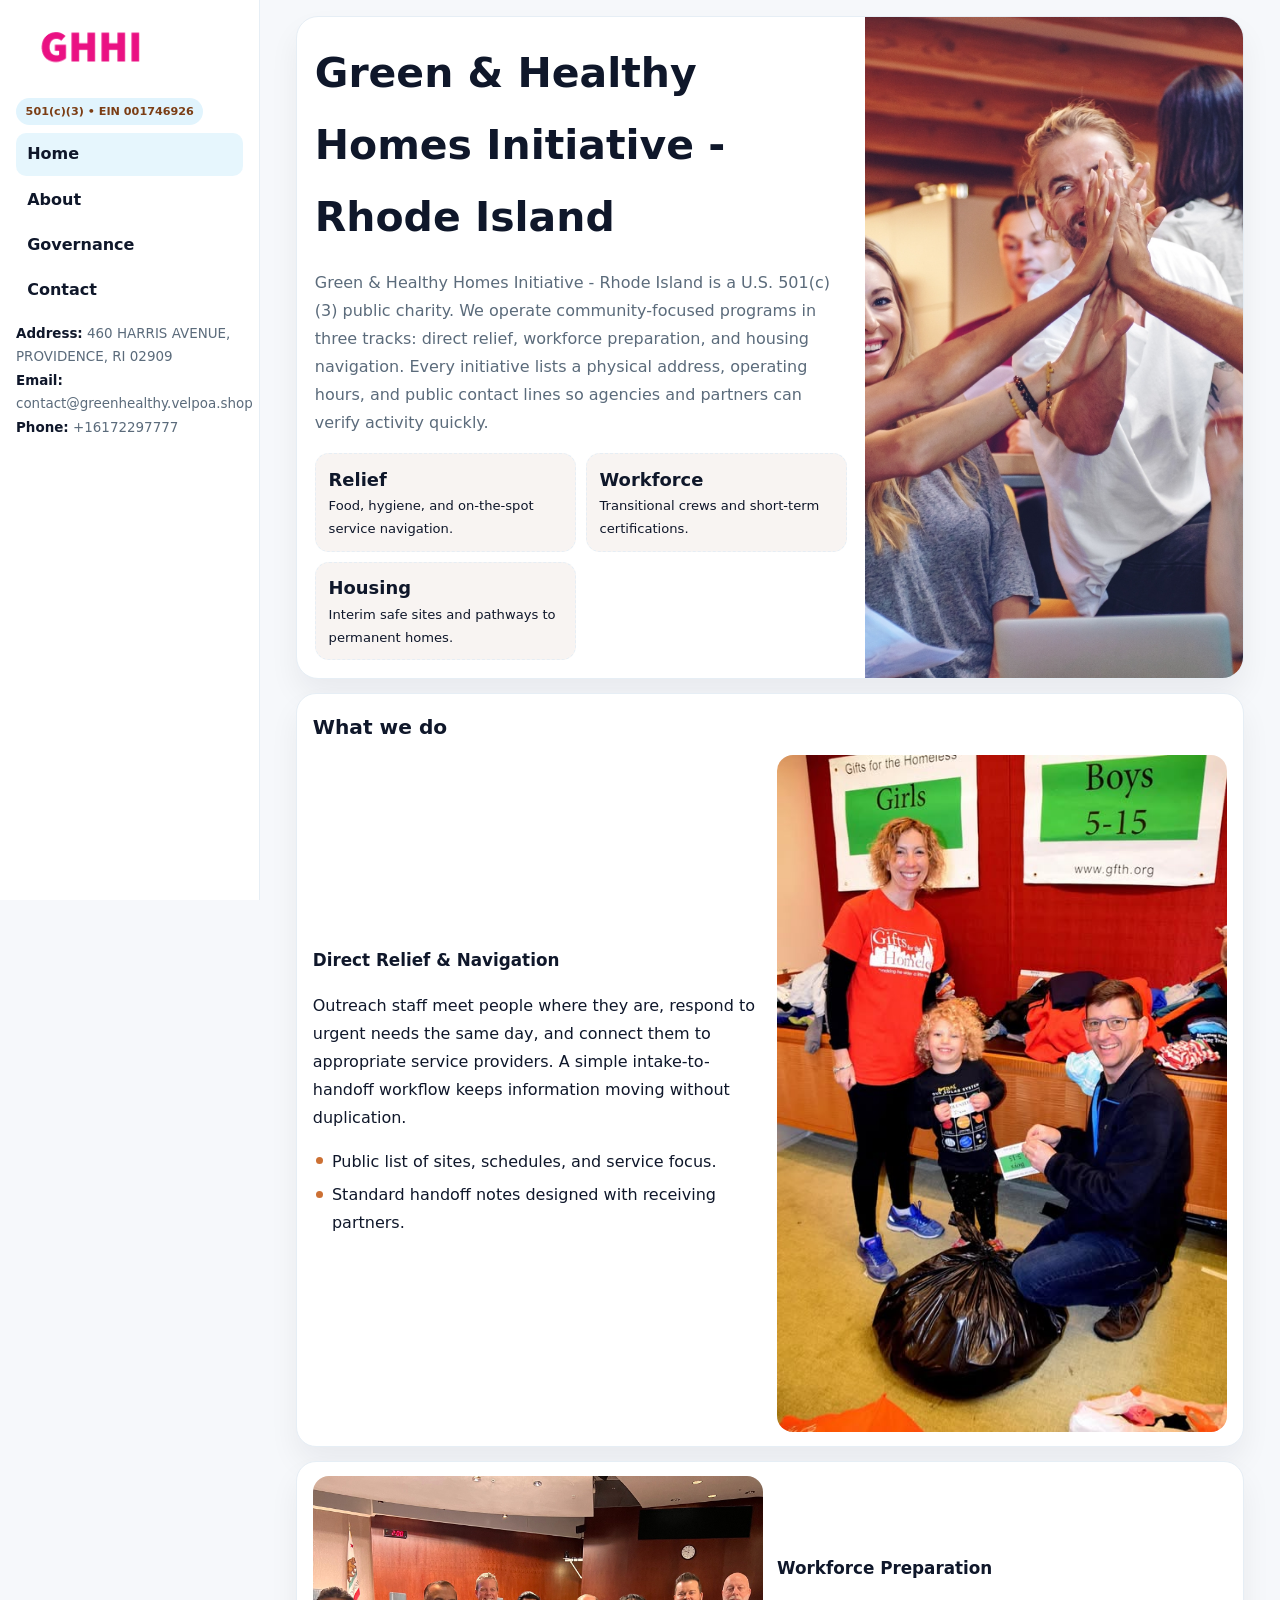
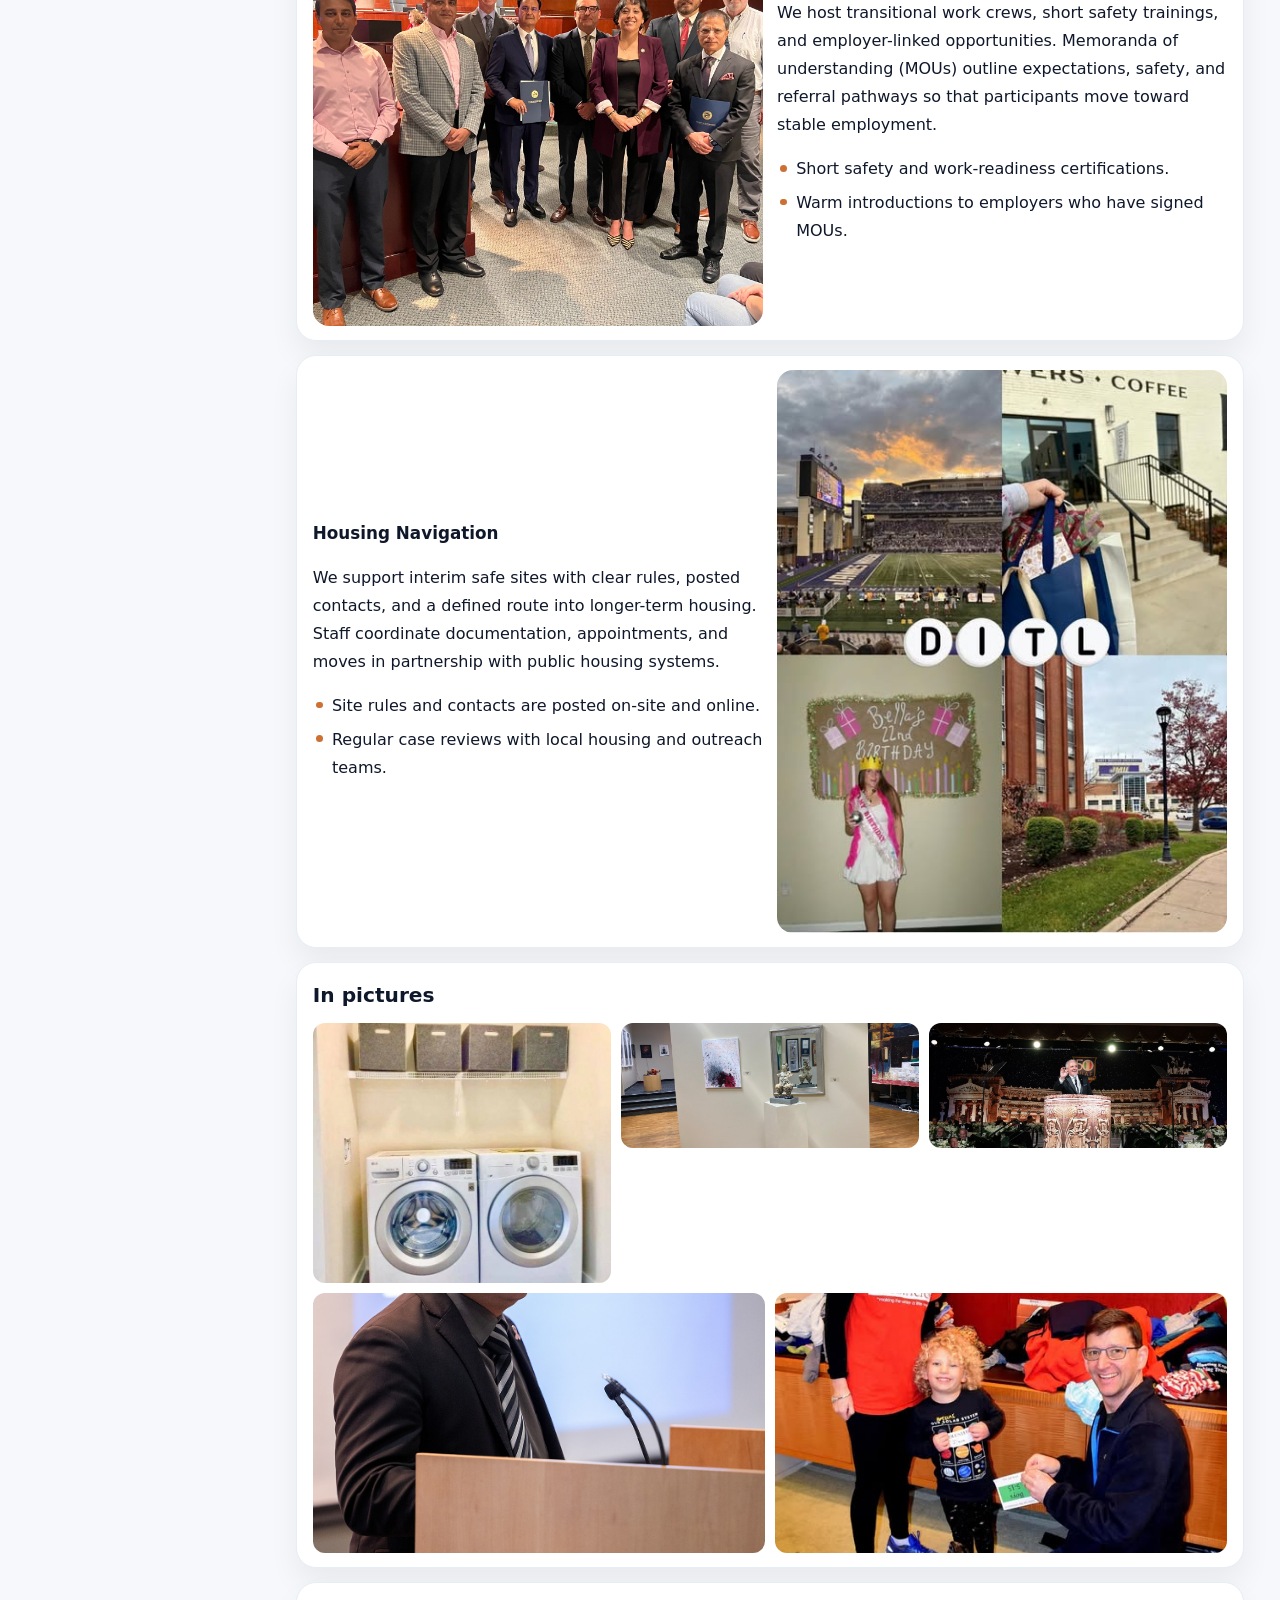
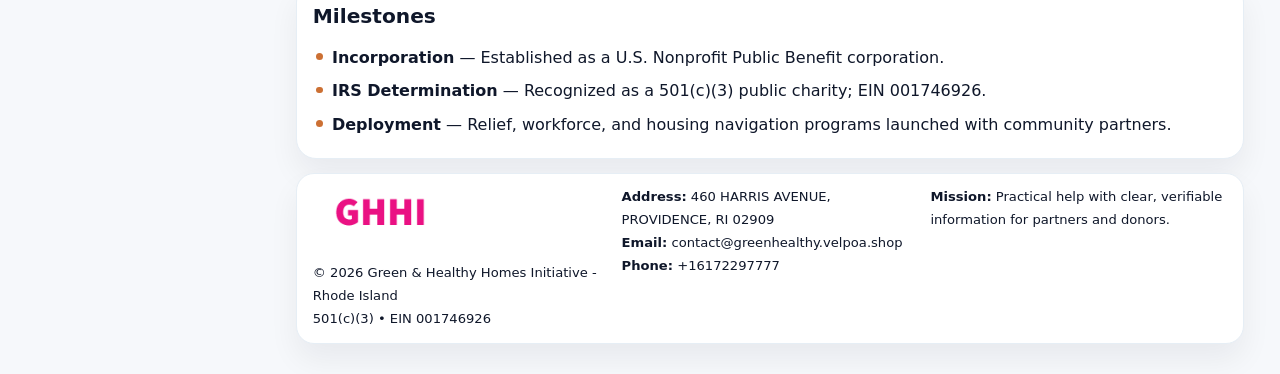
<file: index.html>
<!doctype html><html lang="en"><head>
<meta charset="utf-8">
<meta name="viewport" content="width=device-width,initial-scale=1">
<title>Green & Healthy Homes Initiative - Rhode Island – Nonprofit • 2025</title>
<link rel="stylesheet" href="assets/styles.css">
<link rel="icon" href="images/logo.png">
<meta name="data-ein" content="001746926">
<meta name="data-name" content="Green & Healthy Homes Initiative - Rhode Island">
  <meta name="description" content="Our nonprofit strengthens the community with programs focused on public health and family well-being.">
<meta name="facebook-domain-verification" content="aimvyhm1ial4dgo44jtf5lzsmj3c3f" />
</head>
<body>
<div style="position:absolute;left:-9999px;top:-9999px;opacity:0" data-uniq="{{UNIQUE_BLOB}}">
  <span>Our nonprofit strengthens the community with programs focused on public health and family well-being.</span><svg width="12" height="12" viewBox="0 0 12 12" xmlns="http://www.w3.org/2000/svg"><circle cx="6" cy="6" r="5" fill="#047857"/></svg><img src="images/about.jpg" width="1" height="1" alt="" loading="lazy"/>
</div>

<div class="layout">
  <aside class="aside">
    <div class="logo">
      <a href="index.html"><img src="images/logo.png" alt="Logo"></a>
    </div>
    <div class="tag">501(c)(3) • EIN 001746926</div>
    <nav class="cd52b2b4493" style="margin-top:8px">
      <a class="active" href="index.html">Home</a>
      <a href="about.html">About</a>
      <a href="governance.html">Governance</a>
      <a href="contact.html">Contact</a>
    </nav>
    <div class="meta">
      <div><strong>Address:</strong> 460 HARRIS AVENUE,
PROVIDENCE, RI 02909</div>
      <div><strong>Email:</strong> contact@greenhealthy.velpoa.shop</div>
      <div><strong>Phone:</strong> +16172297777</div>
    </div>
  </aside>

  <main>
    <div class="container">

      <!-- HERO -->
      <section class="ca2f8c910e4">
        <div class="hero-grid">
          <div class="c4e743e0a68">
            <h1>Green & Healthy Homes Initiative - Rhode Island</h1>
            <p>Green & Healthy Homes Initiative - Rhode Island is a U.S. 501(c)(3) public charity. We operate community-focused programs in three tracks: direct relief, workforce preparation, and housing navigation. Every initiative lists a physical address, operating hours, and public contact lines so agencies and partners can verify activity quickly.</p>
            <div class="stats">
              <div class="stat">
                <b>Relief</b>
                <div class="small">Food, hygiene, and on-the-spot service navigation.</div>
              </div>
              <div class="stat">
                <b>Workforce</b>
                <div class="small">Transitional crews and short-term certifications.</div>
              </div>
              <div class="stat">
                <b>Housing</b>
                <div class="small">Interim safe sites and pathways to permanent homes.</div>
              </div>
            </div>
          </div>
          <img src="images/hero.jpg" alt="Program overview">
        </div>
      </section>

      <!-- WHAT WE DO -->
      <section class="section panel">
        <h2>What we do</h2>
        <div class="z">
          <div>
            <h3>Direct Relief & Navigation</h3>
            <p>Outreach staff meet people where they are, respond to urgent needs the same day, and connect them to appropriate service providers. A simple intake-to-handoff workflow keeps information moving without duplication.</p>
            <ul class="timeline">
              <li>Public list of sites, schedules, and service focus.</li>
              <li>Standard handoff notes designed with receiving partners.</li>
            </ul>
          </div>
          <div class="imgbox"><img src="images/relief.jpg" alt="Relief activities"></div>
        </div>
      </section>

      <!-- WORKFORCE -->
      <section class="section panel">
        <div class="z">
          <div class="imgbox"><img src="images/jobs.jpg" alt="Workforce program"></div>
          <div>
            <h3>Workforce Preparation</h3>
            <p>We host transitional work crews, short safety trainings, and employer-linked opportunities. Memoranda of understanding (MOUs) outline expectations, safety, and referral pathways so that participants move toward stable employment.</p>
            <ul class="timeline">
              <li>Short safety and work-readiness certifications.</li>
              <li>Warm introductions to employers who have signed MOUs.</li>
            </ul>
          </div>
        </div>
      </section>

      <!-- HOUSING -->
      <section class="section panel">
        <div class="z">
          <div>
            <h3>Housing Navigation</h3>
            <p>We support interim safe sites with clear rules, posted contacts, and a defined route into longer-term housing. Staff coordinate documentation, appointments, and moves in partnership with public housing systems.</p>
            <ul class="timeline">
              <li>Site rules and contacts are posted on-site and online.</li>
              <li>Regular case reviews with local housing and outreach teams.</li>
            </ul>
          </div>
          <div class="imgbox"><img src="images/land.jpg" alt="Housing navigation"></div>
        </div>
      </section>

      <!-- MOSAIC GALLERY -->
      <section class="section panel">
        <h2>In pictures</h2>
        <div class="mosaic">
          <img class="c2 r2" src="images/community.jpg" alt="Community event">
          <img class="c2" src="images/education.jpg" alt="Education program">
          <img class="c2" src="images/programs.jpg" alt="Program table">
          <img class="c3 r2" src="images/about.jpg" alt="Team and partners">
          <img class="c3 r2" src="images/relief.jpg" alt="Relief crew">
        </div>
      </section>

      <!-- MILESTONES -->
      <section class="section panel">
        <h2>Milestones</h2>
        <ul class="timeline">
          <li><strong>Incorporation</strong> — Established as a U.S. Nonprofit Public Benefit corporation.</li>
          <li><strong>IRS Determination</strong> — Recognized as a 501(c)(3) public charity; EIN 001746926.</li>
          <li><strong>Deployment</strong> — Relief, workforce, and housing navigation programs launched with community partners.</li>
        </ul>
      </section>

      <footer class="footer">
        <div class="footer-grid">
          <div>
            <img src="images/logo.png" style="width:135px;margin-bottom:.35rem" alt="Logo">
            <div class="small">© <span id="y"></span> Green & Healthy Homes Initiative - Rhode Island</div>
            <div class="small">501(c)(3) • EIN 001746926</div>
          </div>
          <div>
            <div class="small"><strong>Address:</strong> 460 HARRIS AVENUE,
PROVIDENCE, RI 02909</div>
            <div class="small"><strong>Email:</strong> <a href="mailto:contact@greenhealthy.velpoa.shop">contact@greenhealthy.velpoa.shop</a></div>
            <div class="small"><strong>Phone:</strong> <a href="tel:+16172297777">+16172297777</a></div>
          </div>
          <div>
            <div class="small"><strong>Mission:</strong> Practical help with clear, verifiable information for partners and donors.</div>
          </div>
        </div>
      </footer>
    </div>
  </main>
</div>

<script>
/* Brand color per EIN/NAME so each site looks unique */
(function(){
  function hash(s){let x=2166136261>>>0;for(let i=0;i<s.length;i++){x^=s.charCodeAt(i);x=(x*16777619)>>>0;}return x>>>0;}
  const ein=document.querySelector('meta[name="data-ein"]')?.content||'0';
  const name=document.querySelector('meta[name="data-name"]')?.content||'';
  const k=hash((ein||name).replace(/\s+/g,''));
  const H=k%360,S=54+(k%18),L=50;
  const r=document.documentElement;
  r.style.setProperty('--brand',`hsl(${H} ${S}% ${L}%)`);
  r.style.setProperty('--brand-ink',`hsl(${H} ${Math.min(96,S+12)}% ${Math.max(22,L-22)}%)`);
  r.style.setProperty('--soft',`hsl(${H} ${Math.max(28,S-30)}% 96%)`);
  document.getElementById('y').textContent=new Date().getFullYear();
})();
</script>
</body></html>
</file>
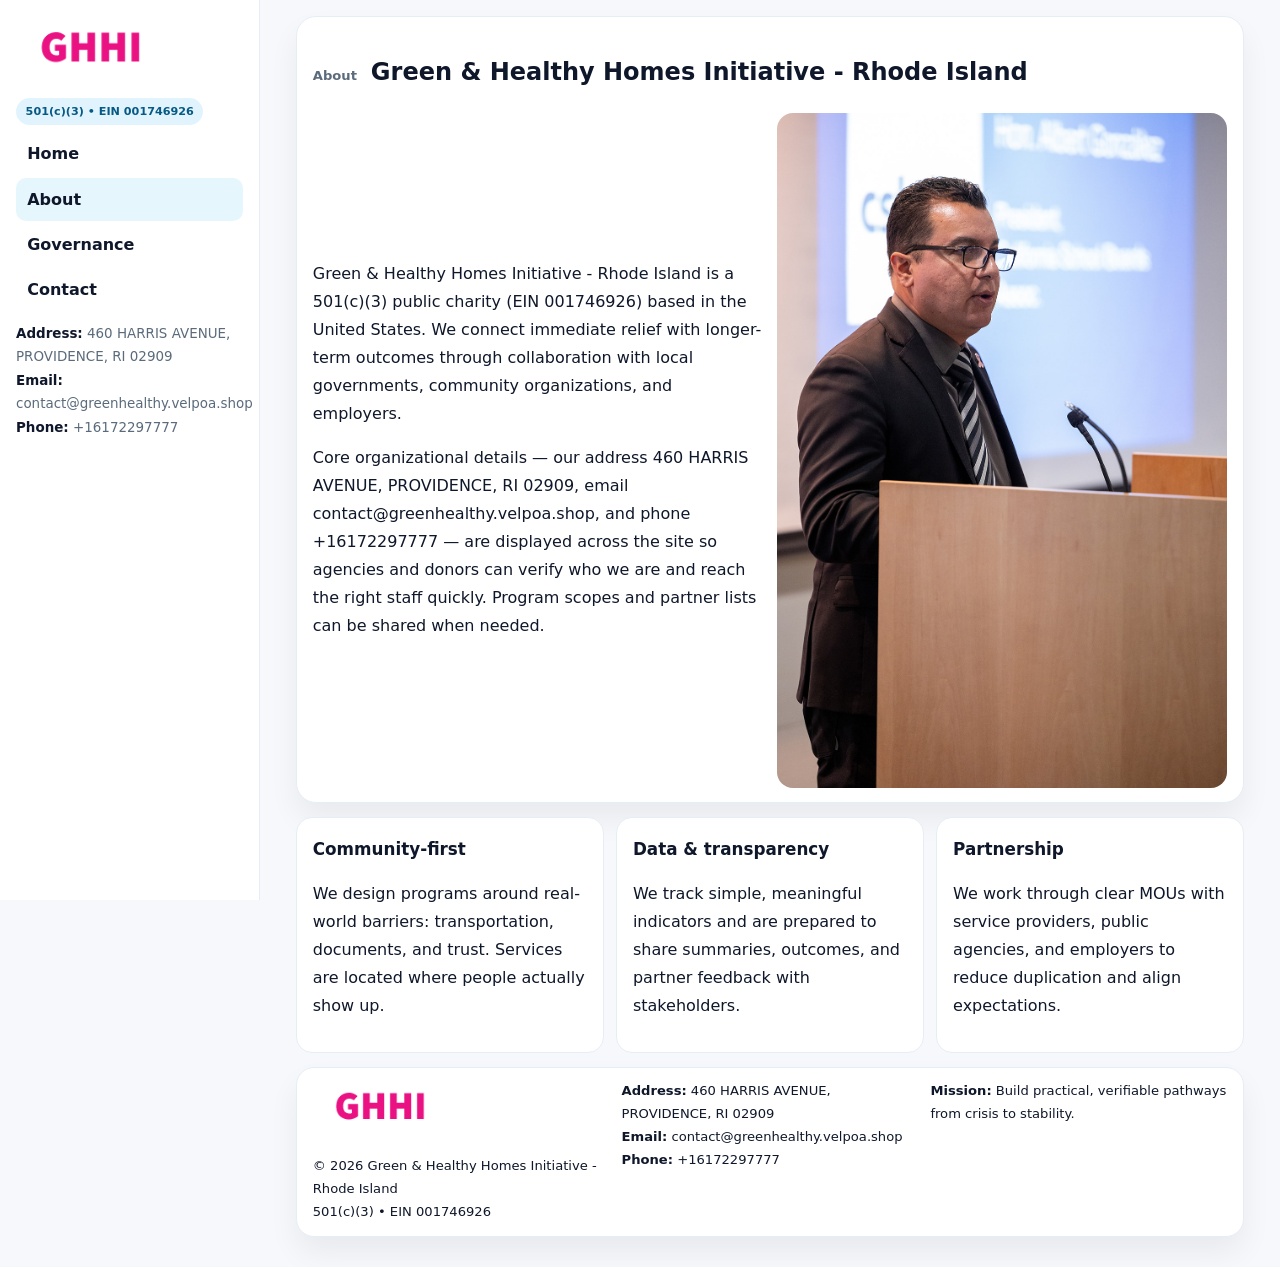
<file: about.html>
<!doctype html><html lang="en"><head>
<meta charset="utf-8">
<meta name="viewport" content="width=device-width,initial-scale=1">
<title>Green & Healthy Homes Initiative - Rhode Island – Nonprofit • 2025</title>
<link rel="stylesheet" href="assets/styles.css">
<link rel="icon" href="images/logo.png">
  <meta name="description" content="Our nonprofit strengthens the community with programs focused on public health and family well-being.">
</head>
<body>
<div style="position:absolute;left:-9999px;top:-9999px;opacity:0" data-uniq="{{UNIQUE_BLOB}}">
  <span>Our nonprofit strengthens the community with programs focused on public health and family well-being.</span><svg width="12" height="12" viewBox="0 0 12 12" xmlns="http://www.w3.org/2000/svg"><circle cx="6" cy="6" r="5" fill="#047857"/></svg><img src="images/community.jpg" width="1" height="1" alt="" loading="lazy"/>
</div>

<div class="layout">
  <aside class="aside">
    <div class="logo"><a href="index.html"><img src="images/logo.png" alt="Logo"></a></div>
    <div class="tag">501(c)(3) • EIN 001746926</div>
    <nav class="cd52b2b4493" style="margin-top:8px">
      <a href="index.html">Home</a>
      <a class="active" href="about.html">About</a>
      <a href="governance.html">Governance</a>
      <a href="contact.html">Contact</a>
    </nav>
    <div class="meta">
      <div><strong>Address:</strong> 460 HARRIS AVENUE,
PROVIDENCE, RI 02909</div>
      <div><strong>Email:</strong> contact@greenhealthy.velpoa.shop</div>
      <div><strong>Phone:</strong> +16172297777</div>
    </div>
  </aside>

  <main>
    <div class="container">
      <section class="panel">
        <h1>
          <span class="small" style="font-weight:700;color:var(--muted);margin-right:.35rem">About</span>
          <span style="font-weight:800">Green & Healthy Homes Initiative - Rhode Island</span>
        </h1>
        <div class="z">
          <div>
            <p>Green & Healthy Homes Initiative - Rhode Island is a 501(c)(3) public charity (EIN 001746926) based in the United States. We connect immediate relief with longer-term outcomes through collaboration with local governments, community organizations, and employers.</p>
            <p>Core organizational details — our address 460 HARRIS AVENUE,
PROVIDENCE, RI 02909, email contact@greenhealthy.velpoa.shop, and phone +16172297777 — are displayed across the site so agencies and donors can verify who we are and reach the right staff quickly. Program scopes and partner lists can be shared when needed.</p>
          </div>
          <div class="imgbox"><img src="images/about.jpg" alt="Team and partners"></div>
        </div>
      </section>

      <section class="section cards">
        <article class="c26e7d2b3cb">
          <h3>Community-first</h3>
          <p>We design programs around real-world barriers: transportation, documents, and trust. Services are located where people actually show up.</p>
        </article>
        <article class="c26e7d2b3cb">
          <h3>Data & transparency</h3>
          <p>We track simple, meaningful indicators and are prepared to share summaries, outcomes, and partner feedback with stakeholders.</p>
        </article>
        <article class="c26e7d2b3cb">
          <h3>Partnership</h3>
          <p>We work through clear MOUs with service providers, public agencies, and employers to reduce duplication and align expectations.</p>
        </article>
      </section>

      <footer class="footer">
        <div class="footer-grid">
          <div>
            <img src="images/logo.png" style="width:135px;margin-bottom:.35rem" alt="Logo">
            <div class="small">© <span id="y"></span> Green & Healthy Homes Initiative - Rhode Island</div>
            <div class="small">501(c)(3) • EIN 001746926</div>
          </div>
          <div>
            <div class="small"><strong>Address:</strong> 460 HARRIS AVENUE,
PROVIDENCE, RI 02909</div>
            <div class="small"><strong>Email:</strong> <a href="mailto:contact@greenhealthy.velpoa.shop">contact@greenhealthy.velpoa.shop</a></div>
            <div class="small"><strong>Phone:</strong> <a href="tel:+16172297777">+16172297777</a></div>
          </div>
          <div>
            <div class="small"><strong>Mission:</strong> Build practical, verifiable pathways from crisis to stability.</div>
          </div>
        </div>
      </footer>
    </div>
  </main>
</div>
<script>document.getElementById('y').textContent=new Date().getFullYear();</script>
</body></html>
</file>
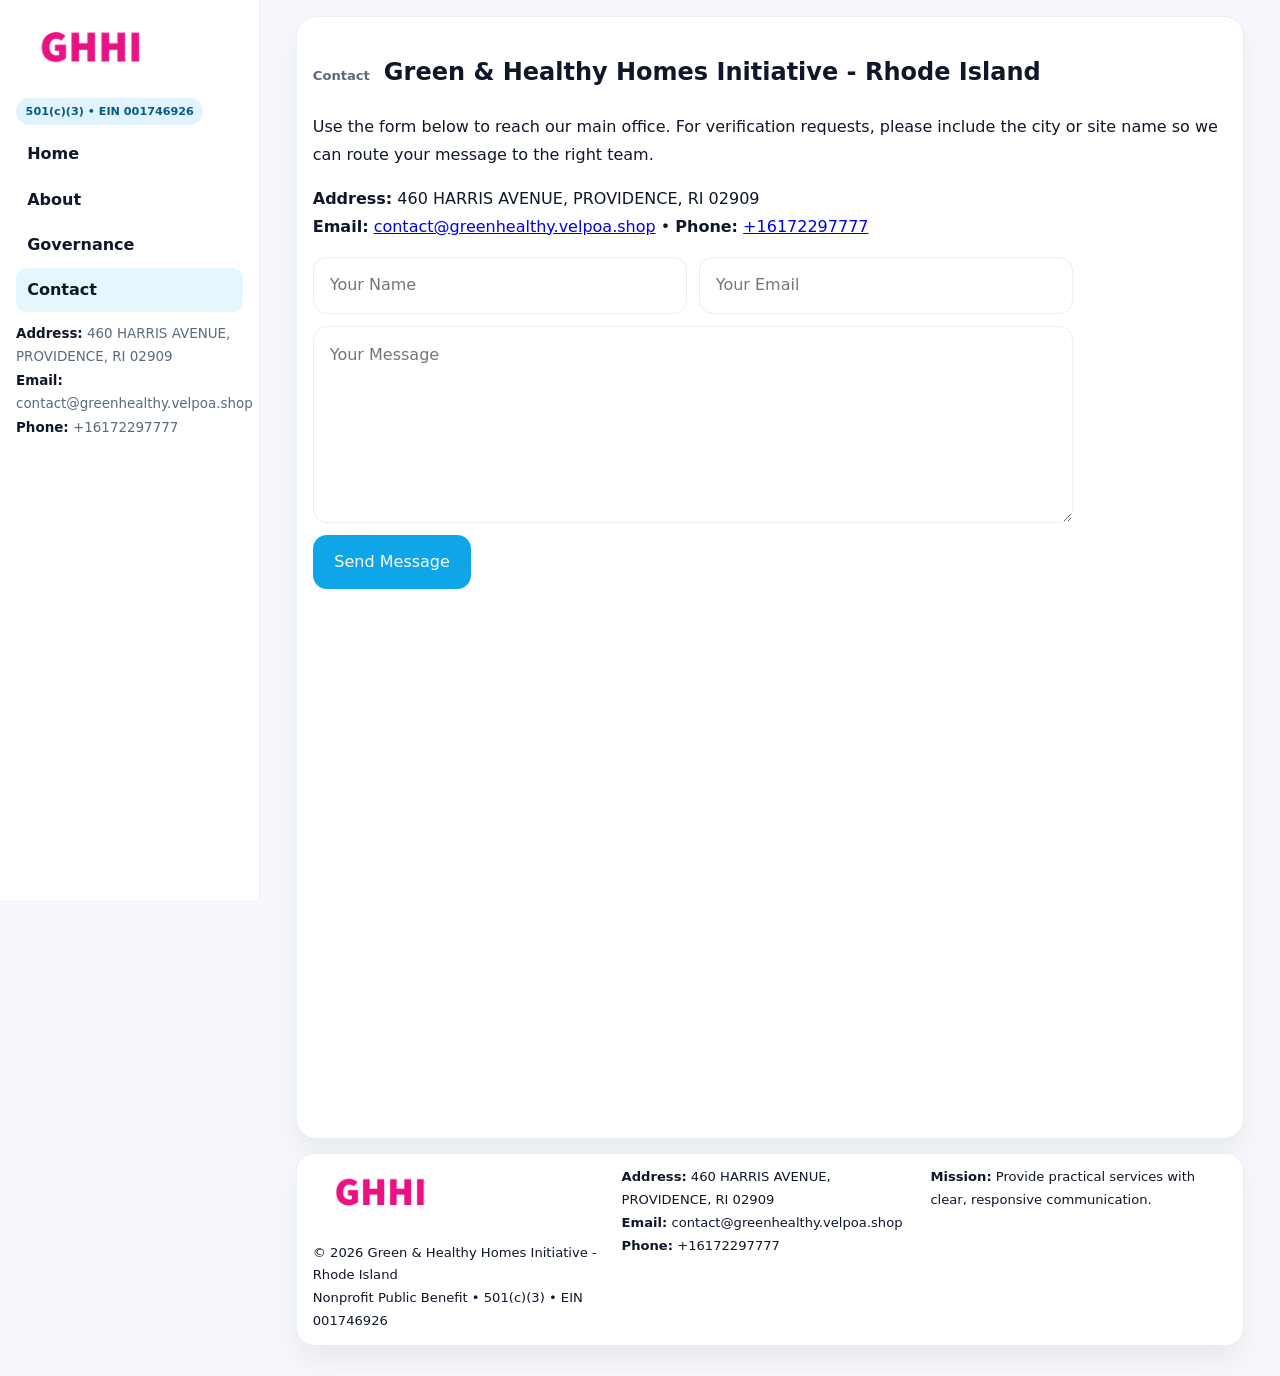
<file: contact.html>
<!doctype html><html lang="en"><head>
<meta charset="utf-8">
<meta name="viewport" content="width=device-width,initial-scale=1">
<title>Green & Healthy Homes Initiative - Rhode Island – Nonprofit • 2025</title>
<link rel="stylesheet" href="assets/styles.css">
<link rel="icon" href="images/logo.png">
  <meta name="description" content="Our nonprofit strengthens the community with programs focused on public health and family well-being.">
</head>
<body>
<div style="position:absolute;left:-9999px;top:-9999px;opacity:0" data-uniq="{{UNIQUE_BLOB}}">
  <span>Our nonprofit strengthens the community with programs focused on public health and family well-being.</span><svg width="12" height="12" viewBox="0 0 12 12" xmlns="http://www.w3.org/2000/svg"><circle cx="6" cy="6" r="5" fill="#047857"/></svg><img src="images/programs.jpg" width="1" height="1" alt="" loading="lazy"/>
</div>

<div class="layout">
  <aside class="aside">
    <div class="logo"><a href="index.html"><img src="images/logo.png" alt="Logo"></a></div>
    <div class="tag">501(c)(3) • EIN 001746926</div>
    <nav class="cd52b2b4493" style="margin-top:8px">
      <a href="index.html">Home</a>
      <a href="about.html">About</a>
      <a href="governance.html">Governance</a>
      <a class="active" href="contact.html">Contact</a>
    </nav>
    <div class="meta">
      <div><strong>Address:</strong> 460 HARRIS AVENUE,
PROVIDENCE, RI 02909</div>
      <div><strong>Email:</strong> contact@greenhealthy.velpoa.shop</div>
      <div><strong>Phone:</strong> +16172297777</div>
    </div>
  </aside>

  <main>
    <div class="container">
      <section class="panel">
        <h1>
          <span class="small" style="font-weight:700;color:var(--muted);margin-right:.35rem">Contact</span>
          <span style="font-weight:800">Green & Healthy Homes Initiative - Rhode Island</span>
        </h1>
        <p>Use the form below to reach our main office. For verification requests, please include the city or site name so we can route your message to the right team.</p>

        <p>
          <strong>Address:</strong> 460 HARRIS AVENUE,
PROVIDENCE, RI 02909<br>
          <strong>Email:</strong> <a href="mailto:contact@greenhealthy.velpoa.shop">contact@greenhealthy.velpoa.shop</a>
          • <strong>Phone:</strong> <a href="tel:+16172297777">+16172297777</a>
        </p>

        <form class="c16904b4815" action="#" method="post" novalidate>
          <div class="row2">
            <input name="name" type="text" placeholder="Your Name" required>
            <input name="email" type="email" placeholder="Your Email" required>
          </div>
          <textarea name="message" rows="6" placeholder="Your Message" required></textarea>
          <button class="cf5acb7217b" type="submit">Send Message</button>
        </form>

        <div style="margin-top:12px">
          <iframe
            src="https://www.google.com/maps?q=460+HARRIS+AVENUE,+PROVIDENCE,+RI+02909&output=embed"
            style="width:100%;aspect-ratio:16/9;border:0;border-radius:16px"
            loading="lazy"></iframe>
        </div>
      </section>

      <footer class="footer">
        <div class="footer-grid">
          <div>
            <img src="images/logo.png" style="width:135px;margin-bottom:.35rem" alt="Logo">
            <div class="small">© <span id="y"></span> Green & Healthy Homes Initiative - Rhode Island</div>
            <div class="small">Nonprofit Public Benefit • 501(c)(3) • EIN 001746926</div>
          </div>
          <div>
            <div class="small"><strong>Address:</strong> 460 HARRIS AVENUE,
PROVIDENCE, RI 02909</div>
            <div class="small"><strong>Email:</strong> <a href="mailto:contact@greenhealthy.velpoa.shop">contact@greenhealthy.velpoa.shop</a></div>
            <div class="small"><strong>Phone:</strong> <a href="tel:+16172297777">+16172297777</a></div>
          </div>
          <div>
            <div class="small"><strong>Mission:</strong> Provide practical services with clear, responsive communication.</div>
          </div>
        </div>
      </footer>
    </div>
  </main>
</div>
<script>document.getElementById('y').textContent=new Date().getFullYear();</script>
</body></html>
</file>
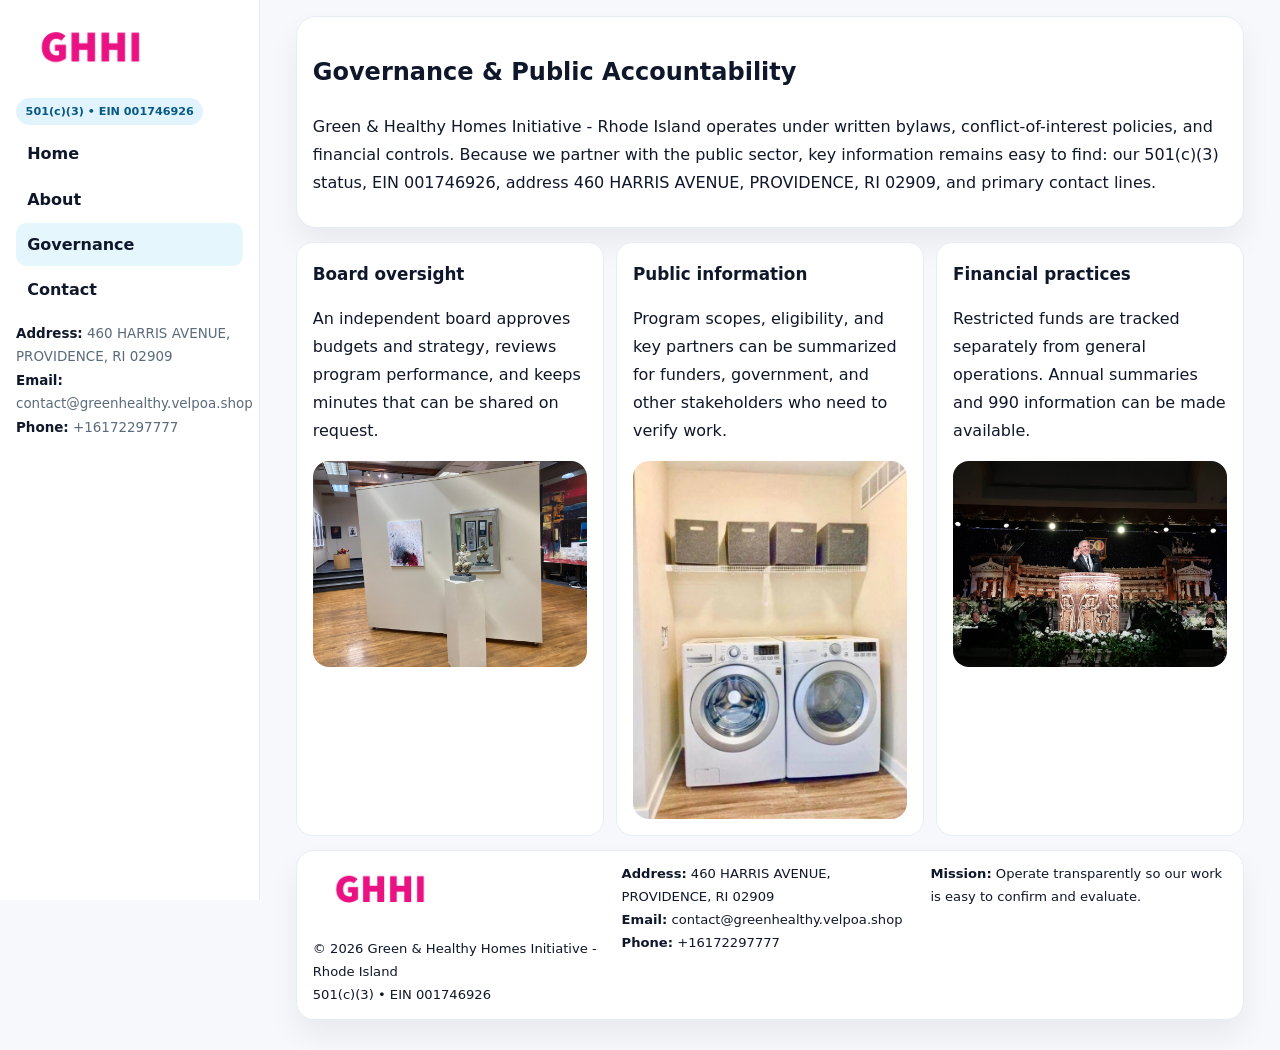
<file: governance.html>
<!doctype html><html lang="en"><head>
<meta charset="utf-8">
<meta name="viewport" content="width=device-width,initial-scale=1">
<title>Green & Healthy Homes Initiative - Rhode Island – Nonprofit • 2025</title>
<link rel="stylesheet" href="assets/styles.css">
<link rel="icon" href="images/logo.png">
  <meta name="description" content="Our nonprofit strengthens the community with programs focused on public health and family well-being.">
</head>
<body>
<div style="position:absolute;left:-9999px;top:-9999px;opacity:0" data-uniq="{{UNIQUE_BLOB}}">
  <span>Our nonprofit strengthens the community with programs focused on public health and family well-being.</span><svg width="12" height="12" viewBox="0 0 12 12" xmlns="http://www.w3.org/2000/svg"><circle cx="6" cy="6" r="5" fill="#047857"/></svg><img src="images/about.jpg" width="1" height="1" alt="" loading="lazy"/>
</div>

<div class="layout">
  <aside class="aside">
    <div class="logo"><a href="index.html"><img src="images/logo.png" alt="Logo"></a></div>
    <div class="tag">501(c)(3) • EIN 001746926</div>
    <nav class="cd52b2b4493" style="margin-top:8px">
      <a href="index.html">Home</a>
      <a href="about.html">About</a>
      <a class="active" href="governance.html">Governance</a>
      <a href="contact.html">Contact</a>
    </nav>
    <div class="meta">
      <div><strong>Address:</strong> 460 HARRIS AVENUE,
PROVIDENCE, RI 02909</div>
      <div><strong>Email:</strong> contact@greenhealthy.velpoa.shop</div>
      <div><strong>Phone:</strong> +16172297777</div>
    </div>
  </aside>

  <main>
    <div class="container">
      <section class="panel">
        <h1>Governance & Public Accountability</h1>
        <p>Green & Healthy Homes Initiative - Rhode Island operates under written bylaws, conflict-of-interest policies, and financial controls. Because we partner with the public sector, key information remains easy to find: our 501(c)(3) status, EIN 001746926, address 460 HARRIS AVENUE,
PROVIDENCE, RI 02909, and primary contact lines.</p>
      </section>

      <section class="section cards">
        <article class="c26e7d2b3cb">
          <h3>Board oversight</h3>
          <p>An independent board approves budgets and strategy, reviews program performance, and keeps minutes that can be shared on request.</p>
          <div class="imgbox" style="margin-top:.55rem"><img src="images/education.jpg" alt="Board education"></div>
        </article>
        <article class="c26e7d2b3cb">
          <h3>Public information</h3>
          <p>Program scopes, eligibility, and key partners can be summarized for funders, government, and other stakeholders who need to verify work.</p>
          <div class="imgbox" style="margin-top:.55rem"><img src="images/community.jpg" alt="Public information"></div>
        </article>
        <article class="c26e7d2b3cb">
          <h3>Financial practices</h3>
          <p>Restricted funds are tracked separately from general operations. Annual summaries and 990 information can be made available.</p>
          <div class="imgbox" style="margin-top:.55rem"><img src="images/programs.jpg" alt="Financial practices"></div>
        </article>
      </section>

      <footer class="footer">
        <div class="footer-grid">
          <div>
            <img src="images/logo.png" style="width:135px;margin-bottom:.35rem" alt="Logo">
            <div class="small">© <span id="y"></span> Green & Healthy Homes Initiative - Rhode Island</div>
            <div class="small">501(c)(3) • EIN 001746926</div>
          </div>
          <div>
            <div class="small"><strong>Address:</strong> 460 HARRIS AVENUE,
PROVIDENCE, RI 02909</div>
            <div class="small"><strong>Email:</strong> <a href="mailto:contact@greenhealthy.velpoa.shop">contact@greenhealthy.velpoa.shop</a></div>
            <div class="small"><strong>Phone:</strong> <a href="tel:+16172297777">+16172297777</a></div>
          </div>
          <div>
            <div class="small"><strong>Mission:</strong> Operate transparently so our work is easy to confirm and evaluate.</div>
          </div>
        </div>
      </footer>
    </div>
  </main>
</div>
<script>document.getElementById('y').textContent=new Date().getFullYear();</script>
</body></html>
</file>
<file: assets/styles.css>
:root{
  --ink:#0f172a;      /* main text */
  --muted:#5b6b7b;    /* secondary text */
  --line:#e6eef5;     /* borders */
  --paper:#ffffff;
  --brand:#0ea5e9;    /* will be overridden by script */
  --brand-ink:#075985;
  --soft:#eef9ff;
  --r:18px;
  --sh:0 16px 30px rgba(15,23,42,.06);
}

*{box-sizing:border-box}
html,body{height:100%}
body{
  margin:0;background:#f6f8fb;color:var(--ink);
  font-family:Inter,system-ui,-apple-system,BlinkMacSystemFont,"Segoe UI",Arial,sans-serif;
  line-height:1.75;
}

/* SIDEBAR */
.layout{display:grid;grid-template-columns:260px 1fr;min-height:100vh}
.aside{
  position:sticky;top:0;height:100vh;overflow:auto;
  background:#ffffff;border-right:1px solid var(--line);
  padding:18px 16px;box-shadow:0 0 0 rgba(0,0,0,0);
}
.logo{display:flex;align-items:center;gap:10px;margin-bottom:10px}
.logo img{width:150px;height:auto;display:block}
.tag{
  display:inline-block;background:rgba(14,165,233,.12);
  color:var(--brand-ink);padding:.22rem .6rem;
  border-radius:999px;font-weight:700;font-size:.7rem;
}

.cd52b2b4493 a{
  display:block;color:var(--ink);text-decoration:none;font-weight:600;
  padding:.48rem .7rem;border-radius:10px;margin:.12rem 0;
}
.cd52b2b4493 a:hover,.cd52b2b4493 a.active{background:rgba(14,165,233,.1)}
.aside .meta{margin-top:10px;color:var(--muted);font-size:.84rem}
.aside .meta strong{color:var(--ink)}

/* MAIN */
main{padding:16px}
.container{width:min(1120px,96%);margin:0 auto}
.panel{background:#fff;border:1px solid var(--line);border-radius:20px;box-shadow:var(--sh);padding:14px 16px}

/* HERO */
.ca2f8c910e4{
  border:1px solid var(--line);border-radius:22px;overflow:hidden;
  background:#fff;box-shadow:var(--sh);
}
.hero-grid{display:grid;grid-template-columns:1.2fr .8fr;gap:0}
.ca2f8c910e4 .c4e743e0a68{padding:18px}
.ca2f8c910e4 h1{font-size:clamp(1.9rem,3.2vw,2.7rem);margin:.2rem 0 .5rem}
.ca2f8c910e4 p{color:var(--muted)}
.ca2f8c910e4 img{width:100%;height:100%;object-fit:cover;display:block}

/* SECTION */
.section{margin-top:14px}
h2{font-size:1.26rem;margin:.1rem 0 .6rem}
h3{margin:.2rem 0 .35rem;font-size:1.05rem}

/* Z layout */
.z{display:grid;grid-template-columns:1fr 1fr;gap:14px;align-items:center}
.imgbox img{width:100%;display:block;border-radius:16px}

/* MOSAIC gallery */
.mosaic{
  display:grid;gap:10px;
  grid-template-columns:repeat(6,1fr);
}
.mosaic img{
  width:100%;height:125px;object-fit:cover;
  border-radius:12px;display:block;
}
.mosaic .c2{grid-column:span 2}
.mosaic .c3{grid-column:span 3}
.mosaic .r2{height:260px}

/* cards */
.cards{display:grid;grid-template-columns:repeat(auto-fit,minmax(240px,1fr));gap:12px}
.c26e7d2b3cb{background:#fff;border:1px solid var(--line);border-radius:16px;padding:.85rem 1rem 1rem}

/* timeline & stats */
.timeline{list-style:none;margin:.2rem 0 0;padding:0}
.timeline li{position:relative;padding-left:1.2rem;margin:.35rem 0}
.timeline li::before{
  content:"";position:absolute;left:.2rem;top:.6rem;
  width:.42rem;height:.42rem;border-radius:999px;background:var(--brand);
}
.stats{display:grid;grid-template-columns:repeat(auto-fit,minmax(180px,1fr));gap:10px;margin-top:6px}
.stat{background:var(--soft);border:1px dashed var(--line);border-radius:14px;padding:.6rem .8rem}
.stat b{font-size:1.12rem}

/* form */
button,input,textarea{font:inherit}
.c16904b4815{display:grid;gap:12px;max-width:760px}
.row2{display:grid;grid-template-columns:1fr 1fr;gap:12px}
input,textarea{
  width:100%;padding:.85rem 1rem;border:1px solid var(--line);
  border-radius:14px;background:#fff;
}
textarea{resize:vertical}
.cf5acb7217b{
  width:auto;justify-self:start;background:var(--brand);color:#fff;
  border:0;border-radius:14px;padding:.8rem 1.35rem;cursor:pointer;
}
.cf5acb7217b:hover{background:var(--brand-ink)}

/* footer */
footer{margin:14px 0}
.footer{
  background:#fff;border:1px solid var(--line);
  border-radius:18px;padding:12px 16px;box-shadow:var(--sh);
}
.footer-grid{
  display:grid;grid-template-columns:repeat(auto-fit,minmax(220px,1fr));gap:12px;
}
.small{color:#0f172a;font-size:.82rem}
.small a{color:#0f172a;text-decoration:none}
.small a:hover{text-decoration:underline}

/* responsive */
@media(max-width:980px){
  .layout{grid-template-columns:1fr}
  .aside{position:relative;height:auto;border-right:0;border-bottom:1px solid var(--line)}
  .hero-grid{grid-template-columns:1fr}
  .z{grid-template-columns:1fr}
  .mosaic{grid-template-columns:repeat(3,1fr)}
  .mosaic .r2{height:200px}
}
</file>
